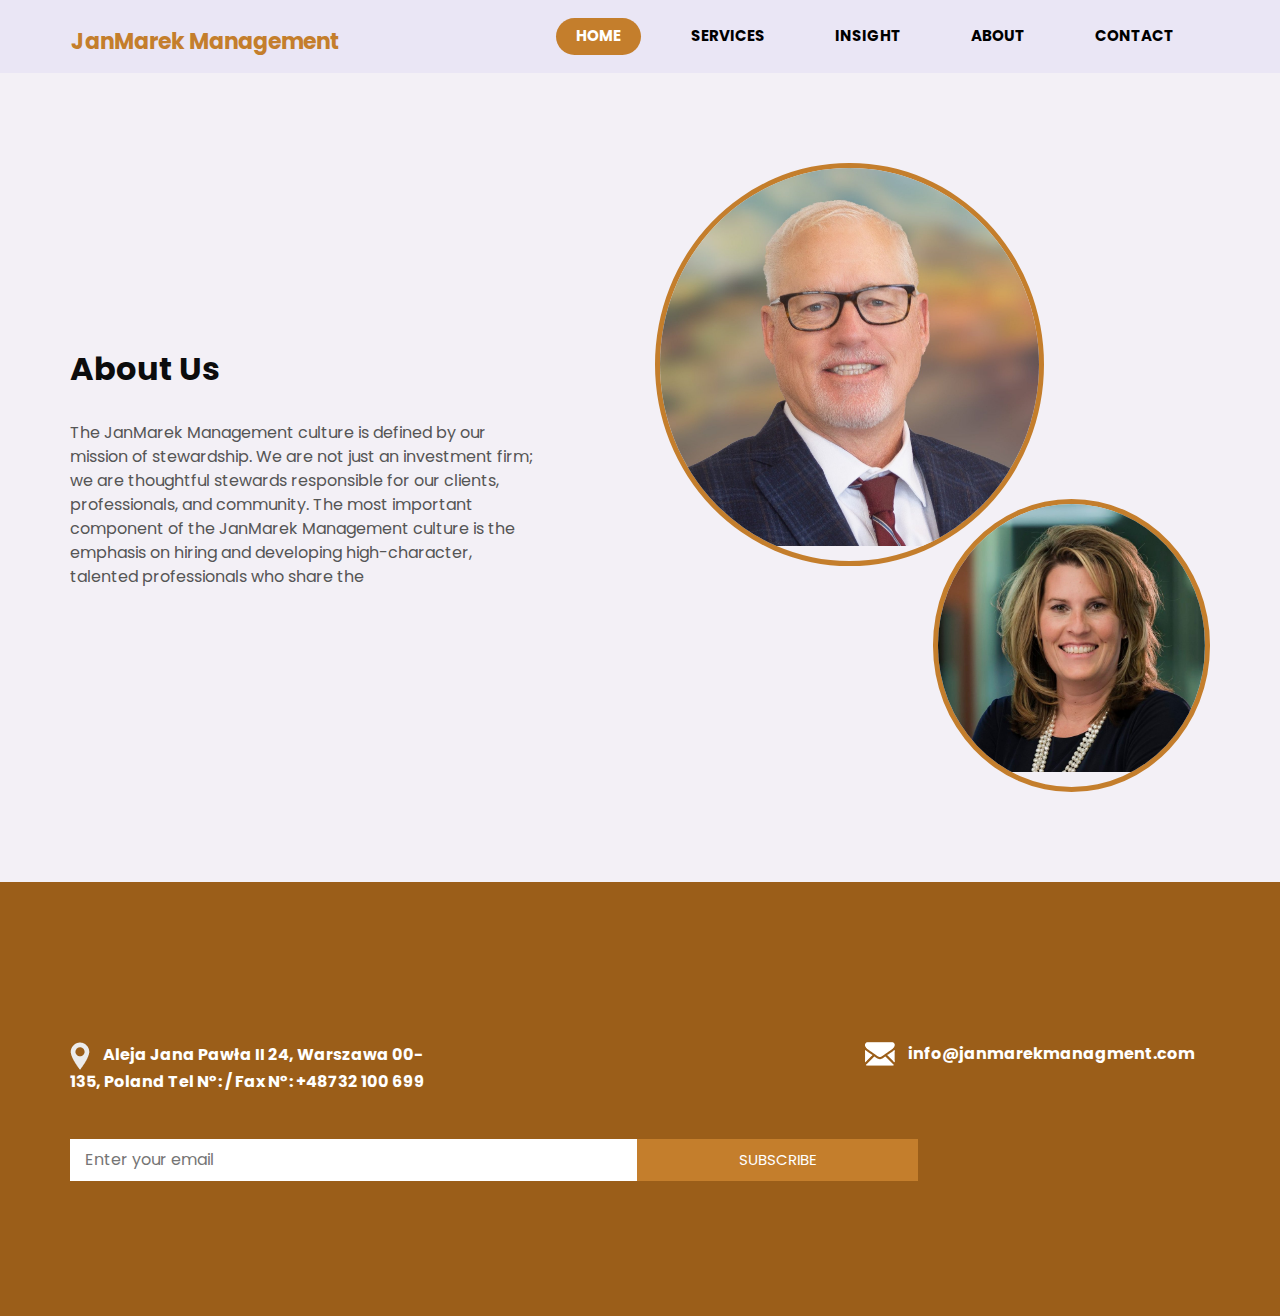
<file: about.html>
<!DOCTYPE html>
<html>

<head>
  <!-- Basic -->
  <meta charset="utf-8" />
  <meta http-equiv="X-UA-Compatible" content="IE=edge" />
  <!-- Mobile Metas -->
  <meta name="viewport" content="width=device-width, initial-scale=1, shrink-to-fit=no" />
  <!-- Site Metas -->
  <meta name="keywords" content="" />
  <meta name="description" content="" />
  <meta name="author" content="" />

  <title>JanMarek Management </title>

  <!-- slider stylesheet -->
  <link rel="stylesheet" type="text/css" href="https://cdnjs.cloudflare.com/ajax/libs/OwlCarousel2/2.1.3/assets/owl.carousel.min.css" />

  <!-- bootstrap core css -->
  <link rel="stylesheet" type="text/css" href="css/bootstrap.css" />

  <!-- fonts style -->
  <link href="https://fonts.googleapis.com/css?family=Poppins:400,600,700&display=swap" rel="stylesheet">
  <!-- Custom styles for this template -->
  <link href="css/style.css" rel="stylesheet" />
  <!-- responsive style -->
  <link href="css/responsive.css" rel="stylesheet" />
</head>

<body class="sub_page">

  <div class="hero_area">
    <!-- header section strats -->
    <header class="header_section">
      <div class="container">
        <nav class="navbar navbar-expand-lg custom_nav-container ">
          <a class="navbar-brand" href="index.html">
           
            <span>
              JanMarek Management 
            </span>
          </a>
          <button class="navbar-toggler" type="button" data-toggle="collapse" data-target="#navbarSupportedContent" aria-controls="navbarSupportedContent" aria-expanded="false" aria-label="Toggle navigation">
            <span class="s-1"> </span>
            <span class="s-2"> </span>
            <span class="s-3"> </span>
          </button>

          <div class="collapse navbar-collapse" id="navbarSupportedContent">
            <div class="d-flex ml-auto flex-column flex-lg-row align-items-center">
              <ul class="navbar-nav">
                <li class="nav-item active">
                  <a class="nav-link" href="index.html">Home <span class="sr-only">(current)</span></a>
                </li>
                <li class="nav-item">
                  <a class="nav-link" href="service.html">Services</a>
                </li>
                <li class="nav-item">
                  <a class="nav-link" href="blog.html"> Insight </a>
                </li>
                <li class="nav-item">
                  <a class="nav-link" href="about.html">About</a>
                </li>
                <li class="nav-item">
                  <a class="nav-link" href="contact.html">Contact</a>
                </li>
              </ul>
            </div>
          </div>
        </nav>
      </div>
    </header>
    <!-- end header section -->
  </div>



  <!-- about section -->
  <section class="about_section layout_padding">
    <div class="container">
      <div class="row">
        <div class="col-md-6">
          <div class="detail-box">
            <div class="heading_container">
              <h2>
                About Us
              </h2>
              
            </div>
            <p>
              The JanMarek Management culture is defined by our mission of stewardship. We are not just an investment firm; we are thoughtful stewards responsible for our clients, professionals, and community. The most important component of the JanMarek Management  culture is the emphasis on hiring and developing high-character, talented professionals who share the 
            </p>
          </div>
        </div>
        <div class="col-md-6">
          <div class="img_container">
            <div class="img-box b1">
              <img src="images/Todd,+Rich.jpg" alt="" />
            </div>
            <div class="img-box b2">
              <img src="images/Dominguez_Wendy.jpg" alt="" />
            </div>
          </div>

        </div>

      </div>
    </div>
  </section>

  <!-- end about section -->

 
  <section class="info_section layout_padding">
    <div class="container">
      <div class="info_contact">
        <div class="row">
          <div class="col-md-4">
            <a href="">
              <img src="images/location-white.png" alt="">
              <span>
                Aleja Jana Pawła II 24, Warszawa 00-135, Poland Tel N°: / Fax N°: +48732 100 699
              </span>
            </a>
          </div>
          <div class="col-md-4">
          </div>
          <div class="col-md-4">
            <a href="">
              <img src="images/envelope-white.png" alt="">
              <span>
                info@janmarekmanagment.com
              </span>
            </a>
          </div>
        </div>
      </div>
      <div class="row">
        <div class="col-md-8 col-lg-9">
          <div class="info_form">
            <form action="">
              <input type="text" placeholder="Enter your email">
              <button>
                subscribe
              </button>
            </form>
          </div>
        </div>
    </div>
  </section>
  <!-- end info section -->
  <style>
    .service_section {
      background-color: #fff;
      text-align: center;
      padding: 60px 20px;
  }
  
  .service_container {
      display: flex;
      justify-content: center;
      gap: 40px;
  }
  
  .box {
      flex: 1;
      max-width: 350px;
      background-color: #fff;
      padding: 20px;
      box-shadow: 0 4px 8px rgba(0, 0, 0, 0.1);
      border-radius: 10px;
  }
  
  .img-box img {
      width: 80px; /* Adjust size */
      margin-bottom: 15px;
  }
  
  h5 {
      font-size: 20px;
      font-weight: bold;
  }
  
  p {
      font-size: 16px;
      color: #555;
  }
  
  a {
      display: inline-block;
      margin-top: 10px;
      color: #C47E2C;
      font-weight: bold;
  }
  
  </style>
  <script src="js/jquery-3.4.1.min.js"></script>
  <script src="js/bootstrap.js"></script>

</body>

</html>
</file>
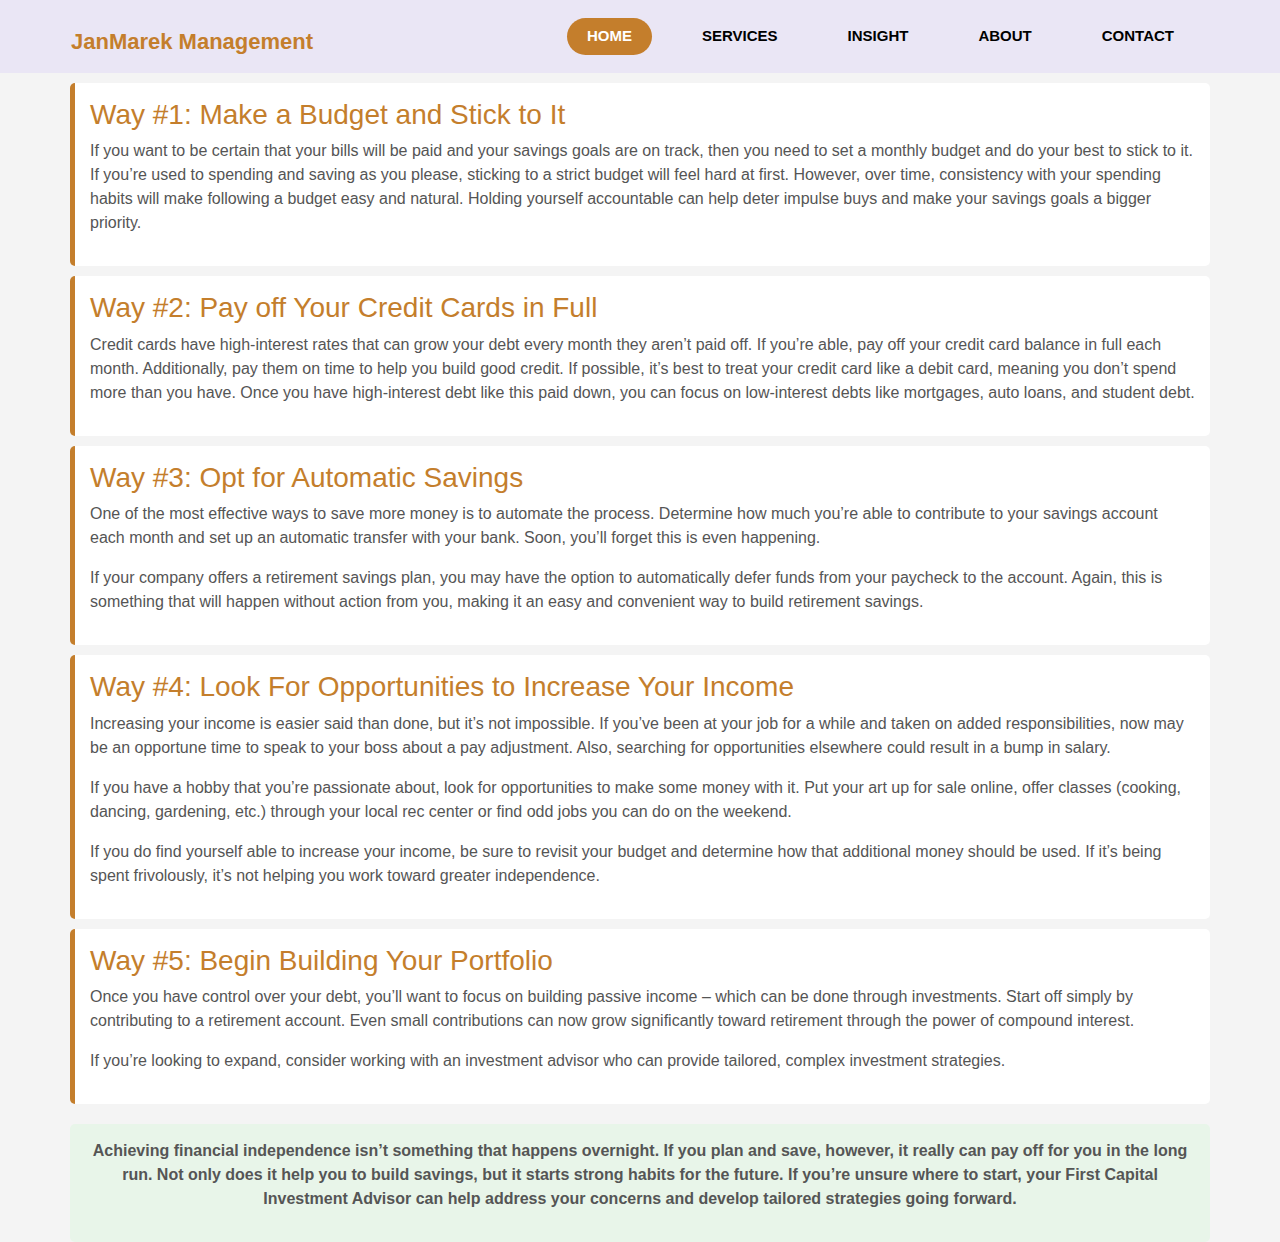
<file: blog.html>
<!DOCTYPE html>
<html>

<head>
  <!-- Basic -->
  <meta charset="utf-8" />
  <meta http-equiv="X-UA-Compatible" content="IE=edge" />
  <!-- Mobile Metas -->
  <meta name="viewport" content="width=device-width, initial-scale=1, shrink-to-fit=no" />
  <!-- Site Metas -->
  <meta name="keywords" content="" />
  <meta name="description" content="" />
  <meta name="author" content="" />

  <title>JanMarek Management </title>

  <!-- slider stylesheet -->
  <link rel="stylesheet" type="text/css" href="https://cdnjs.cloudflare.com/ajax/libs/OwlCarousel2/2.1.3/assets/owl.carousel.min.css" />

  <!-- bootstrap core css -->
  <link rel="stylesheet" type="text/css" href="css/bootstrap.css" />

  <!-- fonts style -->
  <link href="https://fonts.googleapis.com/css?family=Poppins:400,600,700&display=swap" rel="stylesheet">
  <!-- Custom styles for this template -->
  <link href="css/style.css" rel="stylesheet" />
  <!-- responsive style -->
  <link href="css/responsive.css" rel="stylesheet" />
</head>

<body class="sub_page">

  <div class="hero_area">
    <!-- header section strats -->
    <header class="header_section">
      <div class="container">
        <nav class="navbar navbar-expand-lg custom_nav-container ">
          <a class="navbar-brand" href="index.html">
            <span>
              JanMarek Management 
            </span>
          </a>
          <button class="navbar-toggler" type="button" data-toggle="collapse" data-target="#navbarSupportedContent" aria-controls="navbarSupportedContent" aria-expanded="false" aria-label="Toggle navigation">
            <span class="s-1"> </span>
            <span class="s-2"> </span>
            <span class="s-3"> </span>
          </button>

          <div class="collapse navbar-collapse" id="navbarSupportedContent">
            <div class="d-flex ml-auto flex-column flex-lg-row align-items-center">
              <ul class="navbar-nav">
                <li class="nav-item active">
                  <a class="nav-link" href="index.html">Home <span class="sr-only">(current)</span></a>
                </li>
                <li class="nav-item">
                  <a class="nav-link" href="service.html">Services</a>
                </li>
                <li class="nav-item">
                  <a class="nav-link" href="blog.html"> Insight </a>
                </li>
                <li class="nav-item">
                  <a class="nav-link" href="about.html">About</a>
                </li>
                <li class="nav-item">
                  <a class="nav-link" href="contact.html">Contact</a>
                </li>
              </ul>
            </div>
          </div>
        </nav>
      </div>
    </header>
    <!-- end header section -->
  </div>



  <style>
    body {
      font-family: Arial, sans-serif;
      margin: 0;
      padding: 0;
      background-color: #f4f4f4;
    }
    
    h2 {
      text-align: center;
      color: #333;
    }
    .step {
      background: #fff;
      padding: 15px;
      margin: 10px 0;
      border-left: 5px solid #C47E2C;
      border-radius: 5px;
    }
    h3 {
      color: #C47E2C;
    }
    .conclusion {
      text-align: center;
      font-weight: bold;
      padding: 15px;
      margin-top: 20px;
      background: #e8f5e9;
      border-radius: 5px;
    }
  </style>
</head>
<body>
  <section class="financial_independence">
    <div class="container">
     
      
      <div class="step">
        <h3>Way #1: Make a Budget and Stick to It</h3>
        <p>If you want to be certain that your bills will be paid and your savings goals are on track, then you need to set a monthly budget and do your best to stick to it. If you’re used to spending and saving as you please, sticking to a strict budget will feel hard at first. However, over time, consistency with your spending habits will make following a budget easy and natural. Holding yourself accountable can help deter impulse buys and make your savings goals a bigger priority.</p>
      </div>
      
      <div class="step">
        <h3>Way #2: Pay off Your Credit Cards in Full</h3>
        <p>Credit cards have high-interest rates that can grow your debt every month they aren’t paid off. If you’re able, pay off your credit card balance in full each month. Additionally, pay them on time to help you build good credit. If possible, it’s best to treat your credit card like a debit card, meaning you don’t spend more than you have. Once you have high-interest debt like this paid down, you can focus on low-interest debts like mortgages, auto loans, and student debt.</p>
      </div>
      
      <div class="step">
        <h3>Way #3: Opt for Automatic Savings</h3>
        <p>One of the most effective ways to save more money is to automate the process. Determine how much you’re able to contribute to your savings account each month and set up an automatic transfer with your bank. Soon, you’ll forget this is even happening.</p>
        <p>If your company offers a retirement savings plan, you may have the option to automatically defer funds from your paycheck to the account. Again, this is something that will happen without action from you, making it an easy and convenient way to build retirement savings.</p>
      </div>
      
      <div class="step">
        <h3>Way #4: Look For Opportunities to Increase Your Income</h3>
        <p>Increasing your income is easier said than done, but it’s not impossible. If you’ve been at your job for a while and taken on added responsibilities, now may be an opportune time to speak to your boss about a pay adjustment. Also, searching for opportunities elsewhere could result in a bump in salary.</p>
        <p>If you have a hobby that you’re passionate about, look for opportunities to make some money with it. Put your art up for sale online, offer classes (cooking, dancing, gardening, etc.) through your local rec center or find odd jobs you can do on the weekend.</p>
        <p>If you do find yourself able to increase your income, be sure to revisit your budget and determine how that additional money should be used. If it’s being spent frivolously, it’s not helping you work toward greater independence.</p>
      </div>
      
      <div class="step">
        <h3>Way #5: Begin Building Your Portfolio</h3>
        <p>Once you have control over your debt, you’ll want to focus on building passive income – which can be done through investments. Start off simply by contributing to a retirement account. Even small contributions can now grow significantly toward retirement through the power of compound interest.</p>
        <p>If you’re looking to expand, consider working with an investment advisor who can provide tailored, complex investment strategies.</p>
      </div>
      
      <div class="conclusion">
        <p>Achieving financial independence isn’t something that happens overnight. If you plan and save, however, it really can pay off for you in the long run. Not only does it help you to build savings, but it starts strong habits for the future. If you’re unsure where to start, your First Capital Investment Advisor can help address your concerns and develop tailored strategies going forward.</p>
      </div>
    </div>
  </section>
</body>
</html>


 
  <!-- info section -->

  <style>
    .service_section {
      background-color: #fff;
      text-align: center;
      padding: 60px 20px;
  }
  
  .service_container {
      display: flex;
      justify-content: center;
      gap: 40px;
  }
  
  .box {
      flex: 1;
      max-width: 350px;
      background-color: #fff;
      padding: 20px;
      box-shadow: 0 4px 8px rgba(0, 0, 0, 0.1);
      border-radius: 10px;
  }
  
  .img-box img {
      width: 80px; /* Adjust size */
      margin-bottom: 15px;
  }
  
  h5 {
      font-size: 20px;
      font-weight: bold;
  }
  
  p {
      font-size: 16px;
      color: #555;
  }
  
  a {
      display: inline-block;
      margin-top: 10px;
      color: #C47E2C;
      font-weight: bold;
  }
  
  </style>

  <script src="js/jquery-3.4.1.min.js"></script>
  <script src="js/bootstrap.js"></script>

</body>

</html>
</file>
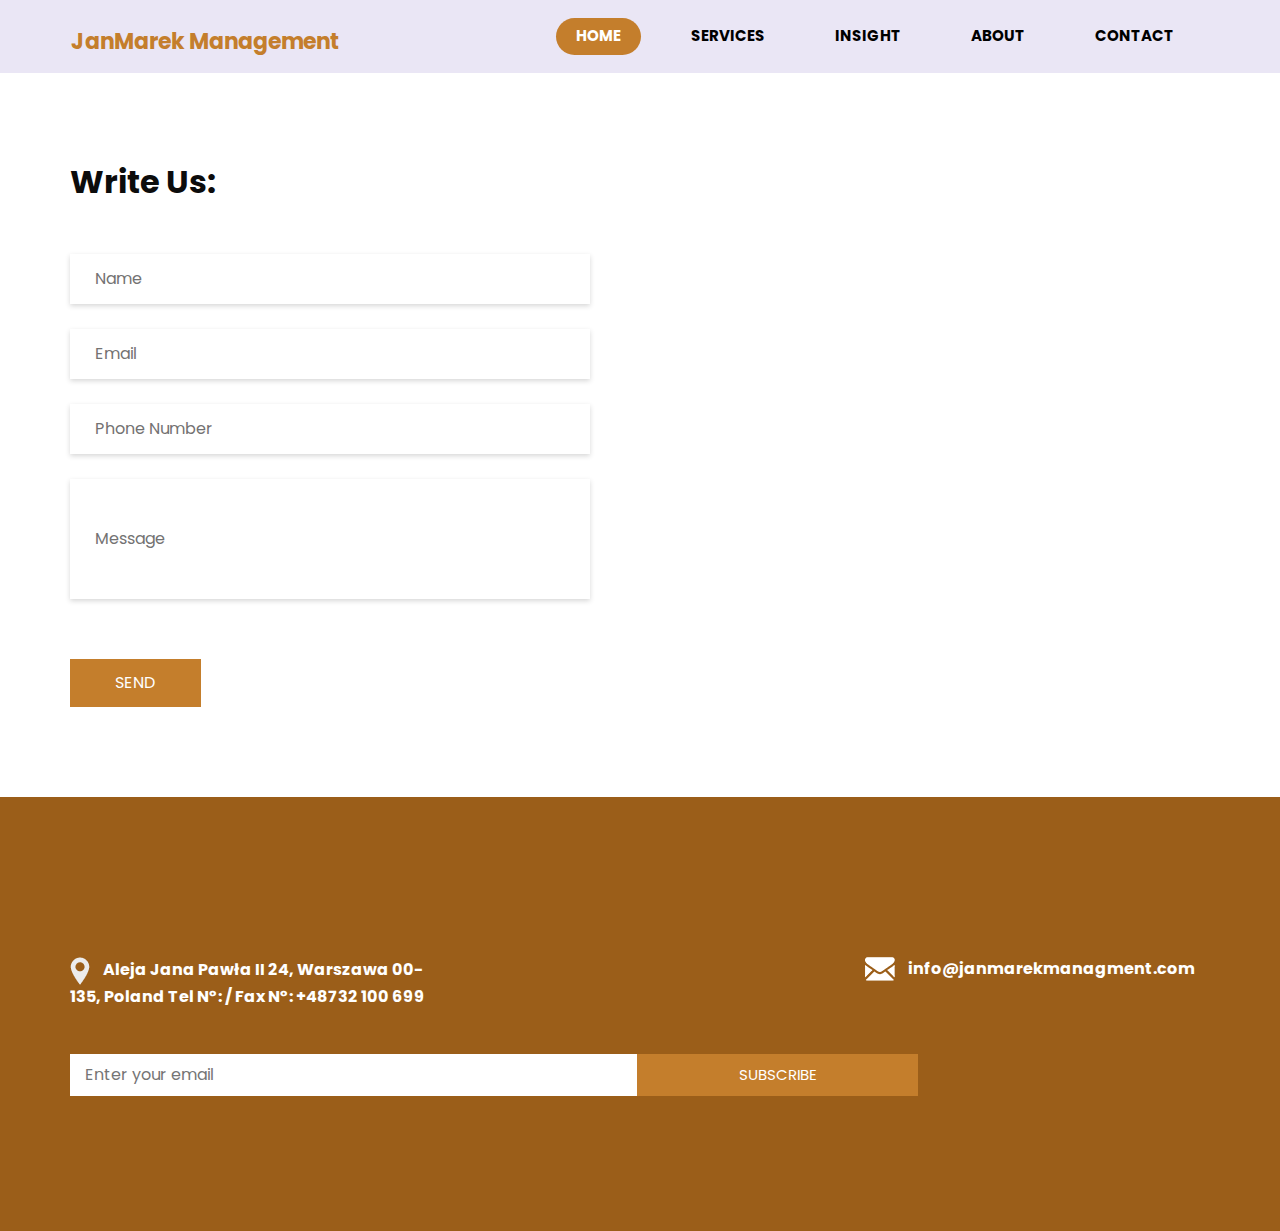
<file: contact.html>
<!DOCTYPE html>
<html>

<head>
  <!-- Basic -->
  <meta charset="utf-8" />
  <meta http-equiv="X-UA-Compatible" content="IE=edge" />
  <!-- Mobile Metas -->
  <meta name="viewport" content="width=device-width, initial-scale=1, shrink-to-fit=no" />
  <!-- Site Metas -->
  <meta name="keywords" content="" />
  <meta name="description" content="" />
  <meta name="author" content="" />

  <title>JanMarek Management </title>

  <!-- slider stylesheet -->
  <link rel="stylesheet" type="text/css" href="https://cdnjs.cloudflare.com/ajax/libs/OwlCarousel2/2.1.3/assets/owl.carousel.min.css" />

  <!-- bootstrap core css -->
  <link rel="stylesheet" type="text/css" href="css/bootstrap.css" />

  <!-- fonts style -->
  <link href="https://fonts.googleapis.com/css?family=Poppins:400,600,700&display=swap" rel="stylesheet">
  <!-- Custom styles for this template -->
  <link href="css/style.css" rel="stylesheet" />
  <!-- responsive style -->
  <link href="css/responsive.css" rel="stylesheet" />
</head>

<body class="sub_page">

  <div class="hero_area">
    <!-- header section strats -->
    <header class="header_section">
      <div class="container">
        <nav class="navbar navbar-expand-lg custom_nav-container ">
          <a class="navbar-brand" href="index.html">
            <span>
              JanMarek Management 
            </span>
          </a>
          <button class="navbar-toggler" type="button" data-toggle="collapse" data-target="#navbarSupportedContent" aria-controls="navbarSupportedContent" aria-expanded="false" aria-label="Toggle navigation">
            <span class="s-1"> </span>
            <span class="s-2"> </span>
            <span class="s-3"> </span>
          </button>

          <div class="collapse navbar-collapse" id="navbarSupportedContent">
            <div class="d-flex ml-auto flex-column flex-lg-row align-items-center">
              <ul class="navbar-nav">
                <li class="nav-item active">
                  <a class="nav-link" href="index.html">Home <span class="sr-only">(current)</span></a>
                </li>
                <li class="nav-item">
                  <a class="nav-link" href="service.html">Services</a>
                </li>
                <li class="nav-item">
                  <a class="nav-link" href="blog.html"> Insight </a>
                </li>
                <li class="nav-item">
                  <a class="nav-link" href="about.html">About</a>
                </li>
                <li class="nav-item">
                  <a class="nav-link" href="contact.html">Contact</a>
                </li>
              </ul>
            </div>
          </div>
        </nav>
      </div>
    </header>
    <!-- end header section -->
  </div>


  <!-- contact section -->

  <section class="contact_section layout_padding">
    <div class="container ">
      <div class="heading_container">
        <h2>
          Write Us:
        </h2>
      </div>
    </div>
    <div class="container">
      <div class="row">
        <div class="col-md-6">
          <form action="">
            <div>
              <input type="text" placeholder="Name" />
            </div>
            <div>
              <input type="email" placeholder="Email" />
            </div>
            <div>
              <input type="text" placeholder="Phone Number" />
            </div>
            <div>
              <input type="text" class="message-box" placeholder="Message" />
            </div>
            <div class="d-flex ">
              <button>
                SEND
              </button>
            </div>
          </form>
        </div>
        <div class="col-md-6">
          <div class="map_container">
            <div class="map-responsive">
              <iframe src="https://www.google.com/maps/embed?pb=!1m18!1m12!1m3!1d2443.379744572533!2d20.993726081468907!3d52.23648579528297!2m3!1f0!2f0!3f0!3m2!1i1024!2i768!4f13.1!3m3!1m2!1s0x471ecc88f2398031%3A0x920f8abe06d65aa!2sal.%20Jana%20Paw%C5%82a%20II%2024%2C%20Warszawa%2C%20Poland!5e0!3m2!1sen!2sng!4v1742852921770!5m2!1sen!2sng" width="600" height="450" style="border:0;" allowfullscreen="" loading="lazy" referrerpolicy="no-referrer-when-downgrade"></iframe>
            </div>
          </div>
        </div>
      </div>
    </div>
  </section>

  <!-- end contact section -->


  <!-- info section -->

  <section class="info_section layout_padding">
    <div class="container">
      <div class="info_contact">
        <div class="row">
          <div class="col-md-4">
            <a href="">
              <img src="images/location-white.png" alt="">
              <span>
                Aleja Jana Pawła II 24, Warszawa 00-135, Poland Tel N°: / Fax N°: +48732 100 699
              </span>
            </a>
          </div>
          <div class="col-md-4">
          </div>
          <div class="col-md-4">
            <a href="">
              <img src="images/envelope-white.png" alt="">
              <span>
                info@janmarekmanagment.com
              </span>
            </a>
          </div>
        </div>
      </div>
      <div class="row">
        <div class="col-md-8 col-lg-9">
          <div class="info_form">
            <form action="">
              <input type="text" placeholder="Enter your email">
              <button>
                subscribe
              </button>
            </form>
          </div>
        </div>
    </div>
  </section>

  <!-- end info section -->

  <style>
    .service_section {
      background-color: #fff;
      text-align: center;
      padding: 60px 20px;
  }
  
  .service_container {
      display: flex;
      justify-content: center;
      gap: 40px;
  }
  
  .box {
      flex: 1;
      max-width: 350px;
      background-color: #fff;
      padding: 20px;
      box-shadow: 0 4px 8px rgba(0, 0, 0, 0.1);
      border-radius: 10px;
  }
  
  .img-box img {
      width: 80px; /* Adjust size */
      margin-bottom: 15px;
  }
  
  h5 {
      font-size: 20px;
      font-weight: bold;
  }
  
  p {
      font-size: 16px;
      color: #555;
  }
  
  a {
      display: inline-block;
      margin-top: 10px;
      color: #C47E2C;
      font-weight: bold;
  }
  
  </style>


  <script src="js/jquery-3.4.1.min.js"></script>
  <script src="js/bootstrap.js"></script>

</body>

</html>
</file>
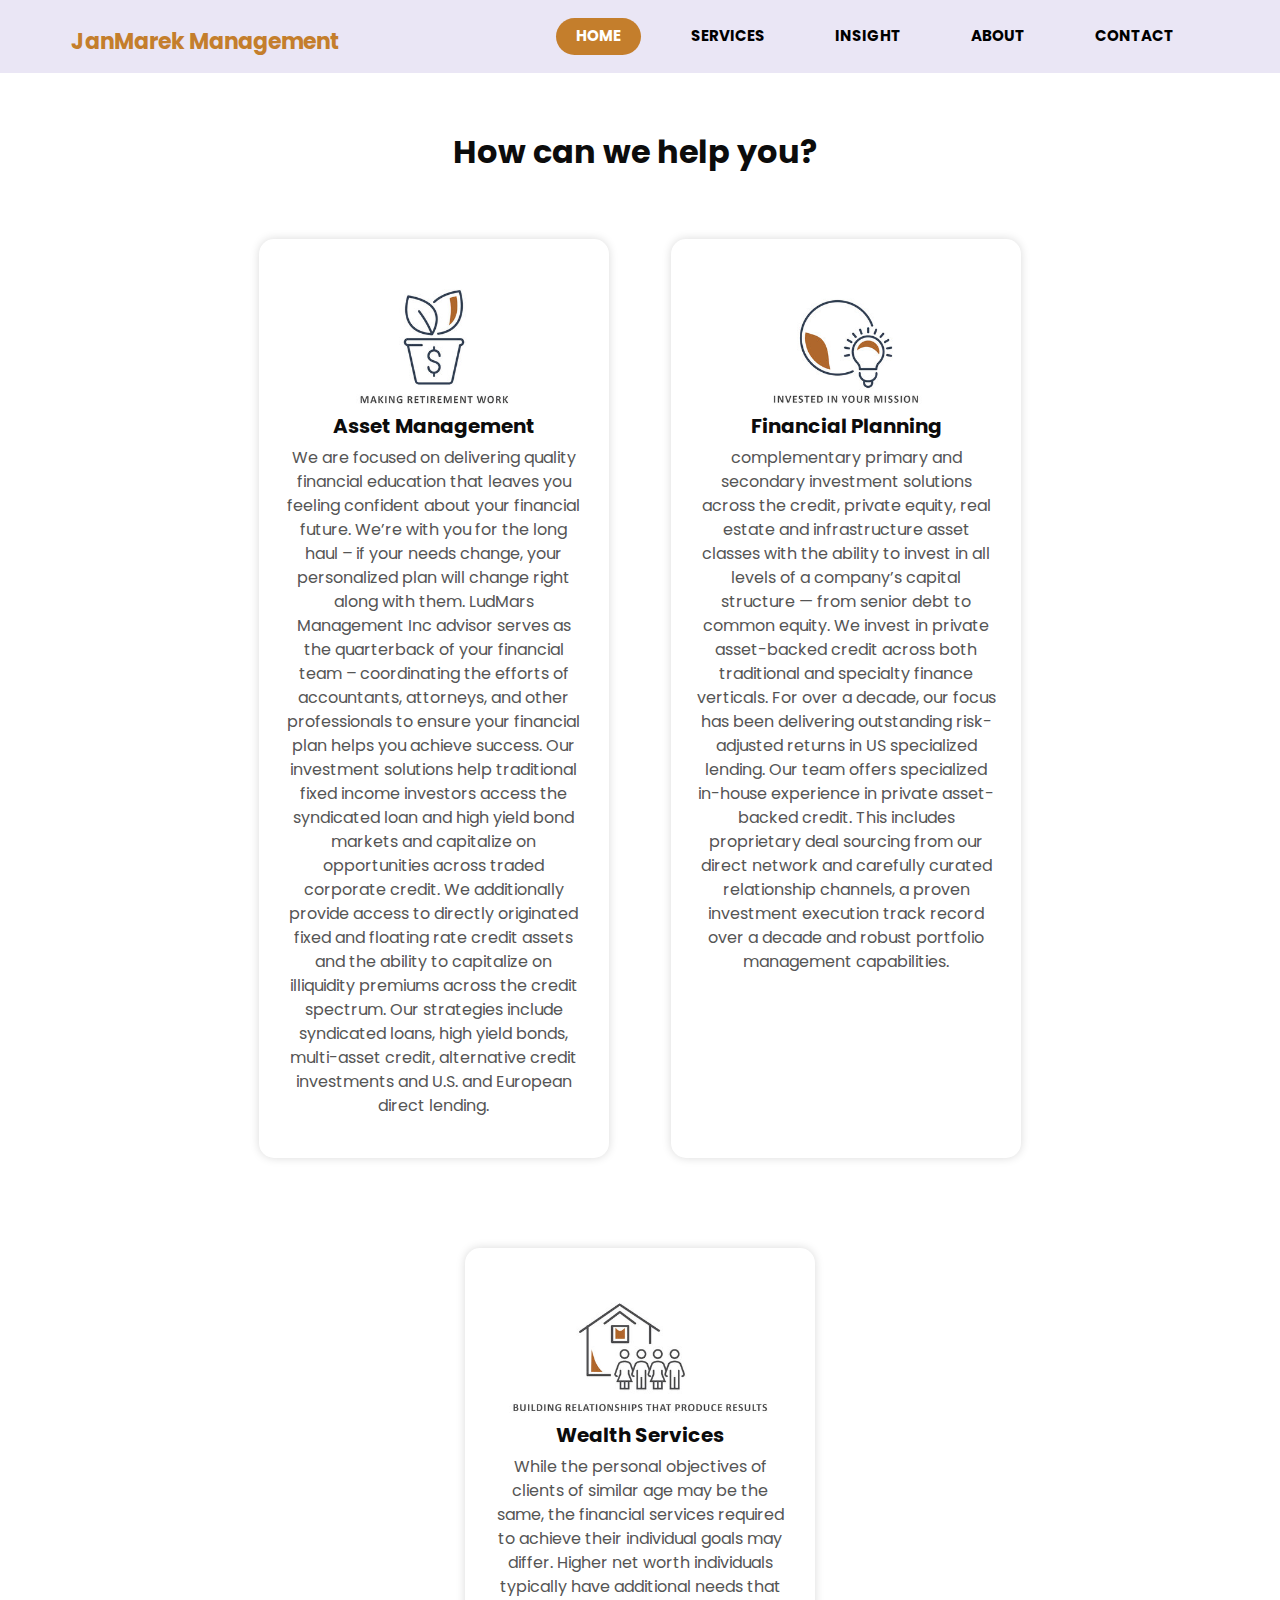
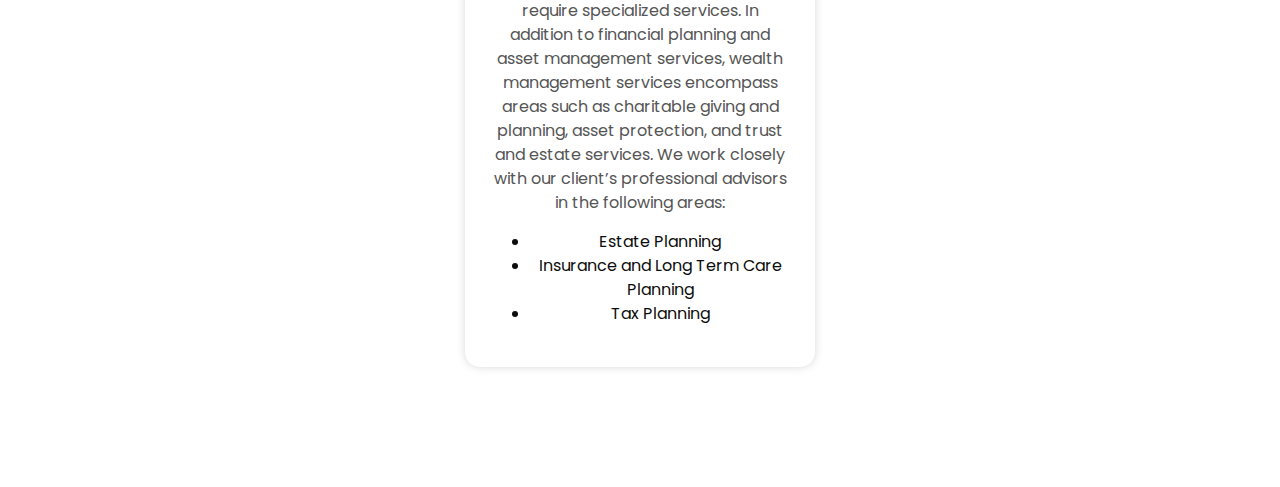
<file: service.html>
<!DOCTYPE html>
<html>

<head>
  <!-- Basic -->
  <meta charset="utf-8" />
  <meta http-equiv="X-UA-Compatible" content="IE=edge" />
  <!-- Mobile Metas -->
  <meta name="viewport" content="width=device-width, initial-scale=1, shrink-to-fit=no" />
  <!-- Site Metas -->
  <meta name="keywords" content="" />
  <meta name="description" content="" />
  <meta name="author" content="" />

  <title>JanMarek Management </title>

  <!-- slider stylesheet -->
  <link rel="stylesheet" type="text/css" href="https://cdnjs.cloudflare.com/ajax/libs/OwlCarousel2/2.1.3/assets/owl.carousel.min.css" />

  <!-- bootstrap core css -->
  <link rel="stylesheet" type="text/css" href="css/bootstrap.css" />

  <!-- fonts style -->
  <link href="https://fonts.googleapis.com/css?family=Poppins:400,600,700&display=swap" rel="stylesheet">
  <!-- Custom styles for this template -->
  <link href="css/style.css" rel="stylesheet" />
  <!-- responsive style -->
  <link href="css/responsive.css" rel="stylesheet" />
</head>

<body class="sub_page">

  <div class="hero_area">
    <!-- header section strats -->
    <header class="header_section">
      <div class="container">
        <nav class="navbar navbar-expand-lg custom_nav-container ">
          <a class="navbar-brand" href="index.html">
            <span>
              JanMarek Management 
            </span>
          </a>
          <button class="navbar-toggler" type="button" data-toggle="collapse" data-target="#navbarSupportedContent" aria-controls="navbarSupportedContent" aria-expanded="false" aria-label="Toggle navigation">
            <span class="s-1"> </span>
            <span class="s-2"> </span>
            <span class="s-3"> </span>
          </button>

          <div class="collapse navbar-collapse" id="navbarSupportedContent">
            <div class="d-flex ml-auto flex-column flex-lg-row align-items-center">
              <ul class="navbar-nav">
                <li class="nav-item active">
                  <a class="nav-link" href="index.html">Home <span class="sr-only">(current)</span></a>
                </li>
                <li class="nav-item">
                  <a class="nav-link" href="service.html">Services</a>
                </li>
                <li class="nav-item">
                  <a class="nav-link" href="blog.html"> Insight </a>
                </li>
                <li class="nav-item">
                  <a class="nav-link" href="about.html">About</a>
                </li>
                <li class="nav-item">
                  <a class="nav-link" href="contact.html">Contact</a>
                </li>
              </ul>
            </div>
          </div>
        </nav>
      </div>
    </header>
    <!-- end header section -->
  </div>


  <!-- service section -->
  <Style>
.about_section {
    background-color: #F5F1EB; /* Light beige background */
    padding: 60px 20px;
}

.title {
    font-size: 28px;
    font-weight: bold;
    color: #C47E2C; /* Brownish-gold like in the image */
    text-align: center;
    margin-bottom: 20px;
}

.sub-title {
    font-size: 15px;
    font-weight: bold;
    color: #333;
    text-align: center;
    margin-top: 20px;
}

p {
    font-size: 16px;
    color: #555;
    text-align: center;
    max-width: 800px;
    margin: 0 auto 15px;
}
</Style>
  
<section class="service_section layout_padding">
  <div class="container">
    <div class="heading_container">
      <h2>How can we help you?</h2>
    </div>

    <div class="service_container">
      <div class="box">
        <div class="img-box">
          <img src="images/Icons.jpg" alt="" style="width:300px; height: auto; margin-bottom: 15px;">
        </div>
        <h5>Asset Management</h5>
        <p>
          We are focused on delivering quality financial education that leaves you feeling confident about your financial future. We’re with you for the long haul – if your needs change, your personalized plan will change right along with them.

LudMars Management Inc advisor serves as the quarterback of your financial team – coordinating the efforts of accountants, attorneys, and other professionals to ensure your financial plan helps you achieve success.

Our investment solutions help traditional fixed income investors access the syndicated loan and high yield bond markets and capitalize on opportunities across traded corporate credit. We additionally provide access to directly originated fixed and floating rate credit assets and the ability to capitalize on illiquidity premiums across the credit spectrum. Our strategies include syndicated loans, high yield bonds, multi-asset credit, alternative credit investments and U.S. and European direct lending.
        </p>
      </div>

      <div class="box">
        <div class="img-box">
          <img src="images/Icons2.jpg" alt="" style="width:300px; height: auto; margin-bottom: 15px;">
        </div>
        <h5>Financial Planning </h5>
        <p>
          complementary primary and secondary investment solutions across the credit, private equity, real estate and infrastructure asset classes with the ability to invest in all levels of a company’s capital structure — from senior debt to common equity.

We invest in private asset-backed credit across both traditional and specialty finance verticals. For over a decade, our focus has been delivering outstanding risk-adjusted returns in US specialized lending.

Our team offers specialized in-house experience in private asset-backed credit. This includes proprietary deal sourcing from our direct network and carefully curated relationship channels, a proven investment execution track record over a decade and robust portfolio management capabilities.
        </p>
      </div>

      <div class="box">
        <div class="img-box">
          <img src="images/Icons3.jpg" alt="" style="width:300px; height: auto; margin-bottom: 15px;">
        </div>
        <h5>Wealth Services</h5>
        <p>
          While the personal objectives of clients of similar age may be the same, the financial services required to achieve their individual goals may differ. Higher net worth individuals typically have additional needs that require specialized services. In addition to financial planning and asset management services, wealth management services encompass areas such as charitable giving and planning, asset protection, and trust and estate services. We work closely with our client’s professional advisors in the following areas:
        </p>
        <ul>
          <li>Estate Planning</li>
          <li>Insurance and Long Term Care Planning</li>
          <li>Tax Planning</li>
        </ul>
        
      </div>
    </div>
  </div>
</section>
<!-- End Service Section -->
<style>
  .service_section {
    background-color: #fff;
    text-align: center;
    padding: 60px 20px;
}

.service_container {
    display: flex;
    justify-content: center;
    gap: 40px;
}

.box {
    flex: 1;
    max-width: 350px;
    background-color: #fff;
    padding: 20px;
    box-shadow: 0 4px 8px rgba(0, 0, 0, 0.1);
    border-radius: 10px;
}

.img-box img {
    width: 80px; /* Adjust size */
    margin-bottom: 15px;
}

h5 {
    font-size: 20px;
    font-weight: bold;
}

p {
    font-size: 16px;
    color: #555;
}

a {
    display: inline-block;
    margin-top: 10px;
    color: #C47E2C;
    font-weight: bold;
}

</style>



  <script src="js/jquery-3.4.1.min.js"></script>
  <script src="js/bootstrap.js"></script>


</body>

</html>
</file>
<file: css/style.css>
body {
  font-family: "Poppins", sans-serif;
  color: #0c0c0c;
  background-color: #ffffff;
}

.layout_padding {
  padding-top: 90px;
  padding-bottom: 90px;
}

.layout_padding2 {
  padding-top: 45px;
  padding-bottom: 45px;
}

.layout_padding2-top {
  padding-top: 45px;
}

.layout_padding2-bottom {
  padding-bottom: 45px;
}

.layout_padding-top {
  padding-top: 90px;
}

.layout_padding-bottom {
  padding-bottom: 90px;
}

.heading_container {
  display: -webkit-box;
  display: -ms-flexbox;
  display: flex;
  -webkit-box-pack: start;
      -ms-flex-pack: start;
          justify-content: flex-start;
  -webkit-box-align: center;
      -ms-flex-align: center;
          align-items: center;
  text-align: center;
}

.heading_container h2 {
  position: relative;
  font-weight: bold;
  margin-right: 10px;
}

.heading_container img {
  width: 30px;
}

/*header section*/
.hero_area {
  height: 98vh;
  position: relative;
  display: -webkit-box;
  display: -ms-flexbox;
  display: flex;
  -webkit-box-orient: vertical;
  -webkit-box-direction: normal;
      -ms-flex-direction: column;
          flex-direction: column;
  background-color: #eae6f5;
}

.sub_page .hero_area {
  height: auto;
}

.header_section .container {
  padding: 0;
}

.header_section .nav_container {
  margin: 0 auto;
}

.custom_nav-container .navbar-nav .nav-item .nav-link {
  padding: 7px 20px;
  margin: 10px 15px;
  color: #000000;
  text-align: center;
  border-radius: 35px;
  text-transform: uppercase;
  font-size: 15px;
}

.custom_nav-container .navbar-nav .nav-item.active .nav-link, .custom_nav-container .navbar-nav .nav-item:hover .nav-link {
  background-color: #C47E2C;
  color: #ffffff;
}

a,
a:hover,
a:focus {
  text-decoration: none;
}

a:hover,
a:focus {
  color: initial;
}

.btn,
.btn:focus {
  outline: none !important;
  -webkit-box-shadow: none;
          box-shadow: none;
}

.custom_nav-container .nav_search-btn {
  background-image: url(../images/search-icon.png);
  background-size: 22px;
  background-repeat: no-repeat;
  background-position-y: 7px;
  width: 35px;
  height: 35px;
  padding: 0;
  border: none;
}

.navbar-brand {
  display: -webkit-box;
  display: -ms-flexbox;
  display: flex;
  -webkit-box-align: center;
      -ms-flex-align: center;
          align-items: center;
}

.navbar-brand img {
  margin-right: 5px;
  width: 35px;
}

.navbar-brand span {
  font-size: 22px;
  font-weight: 700;
  color: #C47E2C;
}

.custom_nav-container {
  z-index: 99999;
}

.navbar-expand-lg .navbar-collapse {
  -webkit-box-align: end;
      -ms-flex-align: end;
          align-items: flex-end;
}

.custom_nav-container .navbar-toggler {
  outline: none;
}

.custom_nav-container .navbar-toggler {
  padding: 0;
  width: 37px;
  height: 42px;
}

.custom_nav-container .navbar-toggler span {
  display: block;
  width: 35px;
  height: 4px;
  background-color: #9b5e19;
  margin: 7px 0;
  -webkit-transition: all .3s;
  transition: all .3s;
}

.custom_nav-container .navbar-toggler[aria-expanded="true"] .s-1 {
  -webkit-transform: rotate(45deg);
          transform: rotate(45deg);
  margin: 0;
  margin-bottom: -4px;
}

.custom_nav-container .navbar-toggler[aria-expanded="true"] .s-2 {
  display: none;
}

.custom_nav-container .navbar-toggler[aria-expanded="true"] .s-3 {
  -webkit-transform: rotate(-45deg);
          transform: rotate(-45deg);
  margin: 0;
  margin-top: -4px;
}

.custom_nav-container .navbar-toggler[aria-expanded="false"] .s-1,
.custom_nav-container .navbar-toggler[aria-expanded="false"] .s-2,
.custom_nav-container .navbar-toggler[aria-expanded="false"] .s-3 {
  -webkit-transform: none;
          transform: none;
}

/*end header section*/
/* slider section */
.slider_section {
  -webkit-box-flex: 1;
      -ms-flex: 1;
          flex: 1;
  display: -webkit-box;
  display: -ms-flexbox;
  display: flex;
  -webkit-box-align: center;
      -ms-flex-align: center;
          align-items: center;
  position: relative;
  z-index: 2;
  color: #3b3a3a;
  padding-bottom: 90px;
}

.slider_section .row {
  -webkit-box-align: center;
      -ms-flex-align: center;
          align-items: center;
}

.slider_section .detail_box {
  color: #000000;
}

.slider_section .detail_box h1 {
  text-transform: uppercase;
  font-weight: bold;
}

.slider_section .detail_box p {
  margin-top: 20px;
}

.slider_section .detail_box a {
  display: inline-block;
  padding: 10px 40px;
  background-color: #C47E2C;
  color: #ffffff;
  border-radius: 35px;
  margin-top: 35px;
}

.slider_section .detail_box a:hover {
  background-color: #C47E2C;
}

.slider_section .img_container {
  border: 7px solid #C47E2C;
  border-radius: 100%;
  overflow: hidden;
}

.slider_section .img_container div#carouselExampleContarols {
  width: 100%;
  position: unset;
}

.slider_section .img_container .img-box img {
  width: 100%;
}

.slider_section .carousel-control-prev,
.slider_section .carousel-control-next {
  top: initial;
  left: initial;
  bottom: 5%;
  right: 10%;
  width: 45px;
  height: 45px;
  border: none;
  border-radius: 100%;
  opacity: 1;
  background-repeat: no-repeat;
  background-size: 8px;
  background-position: center;
}

.slider_section .carousel-control-prev {
  background-image: url(../images/prev.png);
  background-color: #ffffff;
  -webkit-transform: translate(-85px, 30px);
          transform: translate(-85px, 30px);
}

.slider_section .carousel-control-next {
  background-image: url(../images/next.png);
  background-color: #C47E2C;
  -webkit-transform: translate(-45px, 0);
          transform: translate(-45px, 0);
}

.service_section {
  text-align: center;
}

.service_section .heading_container {
  -webkit-box-pack: center;
      -ms-flex-pack: center;
          justify-content: center;
}

.service_section .service_container {
  display: -webkit-box;
  display: -ms-flexbox;
  display: flex;
  -webkit-box-pack: center;
      -ms-flex-pack: center;
          justify-content: center;
  padding: 35px 0;
  -ms-flex-wrap: wrap;
      flex-wrap: wrap;
}

.service_section .service_container .box {
  margin: 25px 1%;
  -ms-flex-preferred-size: 31%;
      flex-basis: 31%;
  padding: 35px 25px 25px;
  border-radius: 15px;
  -webkit-box-shadow: 0 0 10px 0 rgba(0, 0, 0, 0.15);
          box-shadow: 0 0 10px 0 rgba(0, 0, 0, 0.15);
  border-top: 15px solid transparent;
  overflow: hidden;
  -webkit-transition: all .1s;
  transition: all .1s;
}

.service_section .service_container .box .img-box {
  display: -webkit-box;
  display: -ms-flexbox;
  display: flex;
  -webkit-box-pack: center;
      -ms-flex-pack: center;
          justify-content: center;
  -webkit-box-align: center;
      -ms-flex-align: center;
          align-items: center;
  height: 125px;
}

.service_section .service_container .box .img-box img {
  width: 90px;
}

.service_section .service_container .box .detail-box {
  margin-top: 25px;
}

.service_section .service_container .box .detail-box h5 {
  color: #C47E2C;
  font-weight: 600;
  position: relative;
}

.service_section .service_container .box:hover, .service_section .service_container .box.active {
  border-top: 15px solid #C47E2C;
}

.service_section .btn-box {
  display: -webkit-box;
  display: -ms-flexbox;
  display: flex;
  -webkit-box-pack: center;
      -ms-flex-pack: center;
          justify-content: center;
  margin-top: 25px;
}

.service_section .btn-box a {
  display: inline-block;
  padding: 10px 35px;
  background-color: #C47E2C;
  color: #ffffff;
  border-radius: 35px;
}

.service_section .btn-box a:hover {
  background-color: #C47E2C;
}

.about_section {
  background-color: #f3f0f6;
}

.about_section .row {
  -webkit-box-align: center;
      -ms-flex-align: center;
          align-items: center;
}

.about_section .img_container {
  display: -webkit-box;
  display: -ms-flexbox;
  display: flex;
  -webkit-box-orient: vertical;
  -webkit-box-direction: normal;
      -ms-flex-direction: column;
          flex-direction: column;
}

.about_section .img_container .img-box {
  border: 5px solid #C47E2C;
  border-radius: 100%;
  overflow: hidden;
}

.about_section .img_container .img-box.b1 {
  width: 70%;
}

.about_section .img_container .img-box.b2 {
  width: 50%;
  margin-left: auto;
  margin-top: -12%;
}

.about_section .img_container .img-box img {
  width: 100%;
}

.about_section .detail-box {
  margin-right: 15%;
}

.about_section .detail-box p {
  margin-top: 25px;
}

.about_section .detail-box a {
  display: inline-block;
  padding: 10px 35px;
  background-color: #C47E2C;
  color: #ffffff;
  border-radius: 5px;
  margin: 25px 0 45px 0;
}

.about_section .detail-box a:hover {
  background-color: #C47E2C;
}

.blog_section .heading_container {
  -webkit-box-pack: center;
      -ms-flex-pack: center;
          justify-content: center;
}

.blog_section .heading_container h2::before {
  background-color: #ffffff;
}

.blog_section .box {
  margin-top: 55px;
  background-color: #ffffff;
  -webkit-box-shadow: 0 0 10px 0 rgba(0, 0, 0, 0.15);
          box-shadow: 0 0 10px 0 rgba(0, 0, 0, 0.15);
}

.blog_section .box .img-box {
  position: relative;
}

.blog_section .box .img-box img {
  width: 100%;
}

.blog_section .box .detail-box {
  padding: 25px 25px 15px;
}

.blog_section .box .detail-box h5 {
  font-weight: bold;
}

.contact_section {
  position: relative;
}

.contact_section form {
  margin-top: 45px;
  padding-right: 35px;
}

.contact_section input {
  width: 100%;
  border: none;
  height: 50px;
  margin-bottom: 25px;
  padding-left: 25px;
  background-color: transparent;
  outline: none;
  color: #101010;
  -webkit-box-shadow: 0px 2px 5px 0px rgba(0, 0, 0, 0.16);
  box-shadow: 0px 2px 5px 0px rgba(0, 0, 0, 0.16);
}

.contact_section input::-webkit-input-placeholder {
  color: #737272;
}

.contact_section input:-ms-input-placeholder {
  color: #737272;
}

.contact_section input::-ms-input-placeholder {
  color: #737272;
}

.contact_section input::placeholder {
  color: #737272;
}

.contact_section input.message-box {
  height: 120px;
}

.contact_section button {
  border: none;
  display: inline-block;
  padding: 12px 45px;
  background-color: #C47E2C;
  color: #ffffff;
  border-radius: 0px;
  margin-top: 35px;
}

.contact_section button:hover {
  background-color: #C47E2C;
}

.contact_section .map_container {
  height: 100%;
  min-height: 325px;
}

.contact_section .map_container .map-responsive {
  height: 100%;
}

.footer_bg {
  background-image: url(../images/footer-bg.png);
  background-size: cover;
  background-position: top;
}

/* info section */
.info_section {
  background-color: #9b5e19;
  color: #ffffff;
}

.info_section h6 {
  font-weight: bold;
}

.info_section .info_contact {
  margin-top: 60px;
  margin-bottom: 45px;
}

.info_section .info_contact .col-md-4 {
  display: -webkit-box;
  display: -ms-flexbox;
  display: flex;
  -webkit-box-pack: center;
      -ms-flex-pack: center;
          justify-content: center;
}

.info_section .info_contact a {
  color: #ffffff;
}

.info_section .info_contact img {
  max-width: 100%;
  margin-right: 10px;
}

.info_section .info_form {
  margin: 0 auto;
  margin-bottom: 45px;
}

.info_section .info_form h4 {
  text-transform: uppercase;
  text-align: center;
  margin-bottom: 20px;
}

.info_section .info_form form {
  display: -webkit-box;
  display: -ms-flexbox;
  display: flex;
  -webkit-box-align: center;
      -ms-flex-align: center;
          align-items: center;
}

.info_section .info_form form input {
  background-color: #ffffff;
  border: none;
  -webkit-box-flex: 2.5;
      -ms-flex: 2.5;
          flex: 2.5;
  outline: none;
  color: #000000;
  min-height: 42.4px;
  padding-left: 15px;
}

.info_section .info_form form input ::-webkit-input-placeholder {
  color: #ffffff;
  opacity: 0.2;
}

.info_section .info_form form input :-ms-input-placeholder {
  color: #ffffff;
  opacity: 0.2;
}

.info_section .info_form form input ::-ms-input-placeholder {
  color: #ffffff;
  opacity: 0.2;
}

.info_section .info_form form input ::placeholder {
  color: #ffffff;
  opacity: 0.2;
}

.info_section .info_form form button {
  -webkit-box-flex: 1;
      -ms-flex: 1;
          flex: 1;
  border: none;
  display: inline-block;
  padding: 10px 30px;
  background-color: #C47E2C;
  color: #ffffff;
  border-radius: 0;
  font-size: 15px;
  text-transform: uppercase;
}

.info_section .info_form form button:hover {
  background-color: #C47E2C;
}

.info_section .box {
  display: -webkit-box;
  display: -ms-flexbox;
  display: flex;
}

.info_section .info_social {
  display: -webkit-box;
  display: -ms-flexbox;
  display: flex;
}

.info_section .info_social img {
  width: 35px;
  margin-right: 8px;
}

/* end info section */
/* footer section*/
.footer_section {
  display: -webkit-box;
  display: -ms-flexbox;
  display: flex;
  -webkit-box-pack: center;
      -ms-flex-pack: center;
          justify-content: center;
  position: relative;
}

.footer_section p {
  color: #222222;
  margin: 0 auto;
  text-align: center;
  padding: 20px;
}

.footer_section p a {
  color: #222222;
}
/*# sourceMappingURL=style.css.map */
</file>
<file: css/responsive.css>
@media (max-width: 1120px) {}

@media (max-width: 992px) {

  .hero_area {
    height: auto;
  }

  .header_section {
    padding-top: 10px;
  }

  #navbarSupportedContent {
    margin-top: 25px;
  }

  .slider_section {

    padding-top: 75px;
    padding-bottom: 150px;

  }

  .about_section .img-box {
    margin: 0 5%;
  }

  .about_section .detail-box {
    margin-right: 5%;
  }

  .service_section .service_container .box {
    -ms-flex-preferred-size: 48%;
    flex-basis: 48%;
  }

  .about_section .img_container .img-box.b2 {
    margin-top: -5%;
  }

}

@media (max-width: 768px) {


  .slider_section .detail_box {
    text-align: center;
  }

  .slider_section .img_content {
    margin-top: 55px;
  }

  .contact_section .map_container {
    margin-top: 45px;
  }

  .info_section .info_contact a {
    margin-bottom: 15px;
  }

  .info_section .info_social {
    justify-content: center;
  }

  .service_section .service_container .box {
    flex-basis: 98%;
  }

  .contact_section form {
    padding-right: 0;
  }

  .info_section .info_contact a {
    text-align: center;
  }
}

@media (max-width: 576px) {
  .about_section .img_container .img-box.b1 {
    width: 80%;
  }

  .about_section .img_container .img-box.b2 {
    width: 55%;
  }

  .info_section .info_form form {
    flex-direction: column;
  }

  .info_section .info_form form input {
    width: 100%;
  }

  .info_section .info_form form button {
    margin-top: 15px;
    padding: 10px 40px;
  }
}

@media (max-width: 480px) {}

@media (max-width: 420px) {

  .slider_section .carousel-control-prev,
  .slider_section .carousel-control-next {
    right: 0;
  }
}

@media (max-width: 360px) {}

@media (min-width: 1200px) {
  .container {
    max-width: 1170px;
  }
}
</file>
